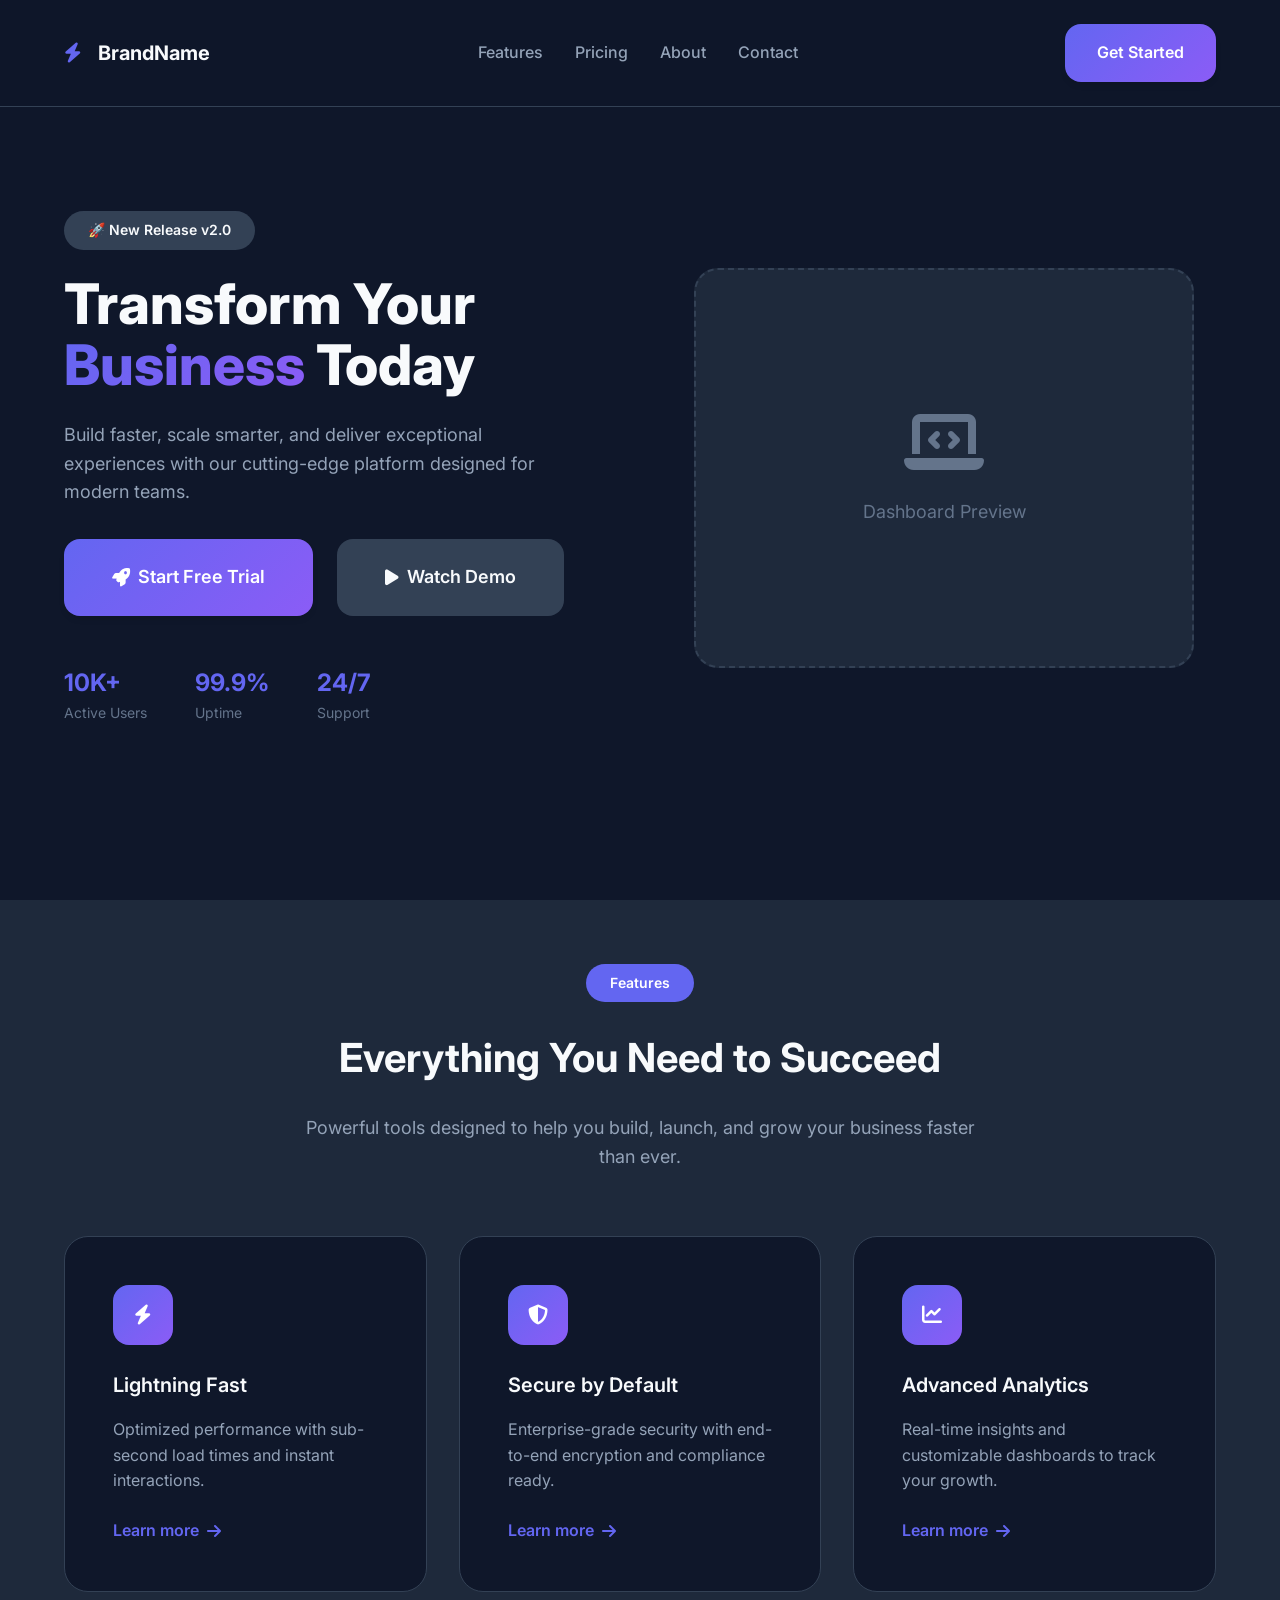
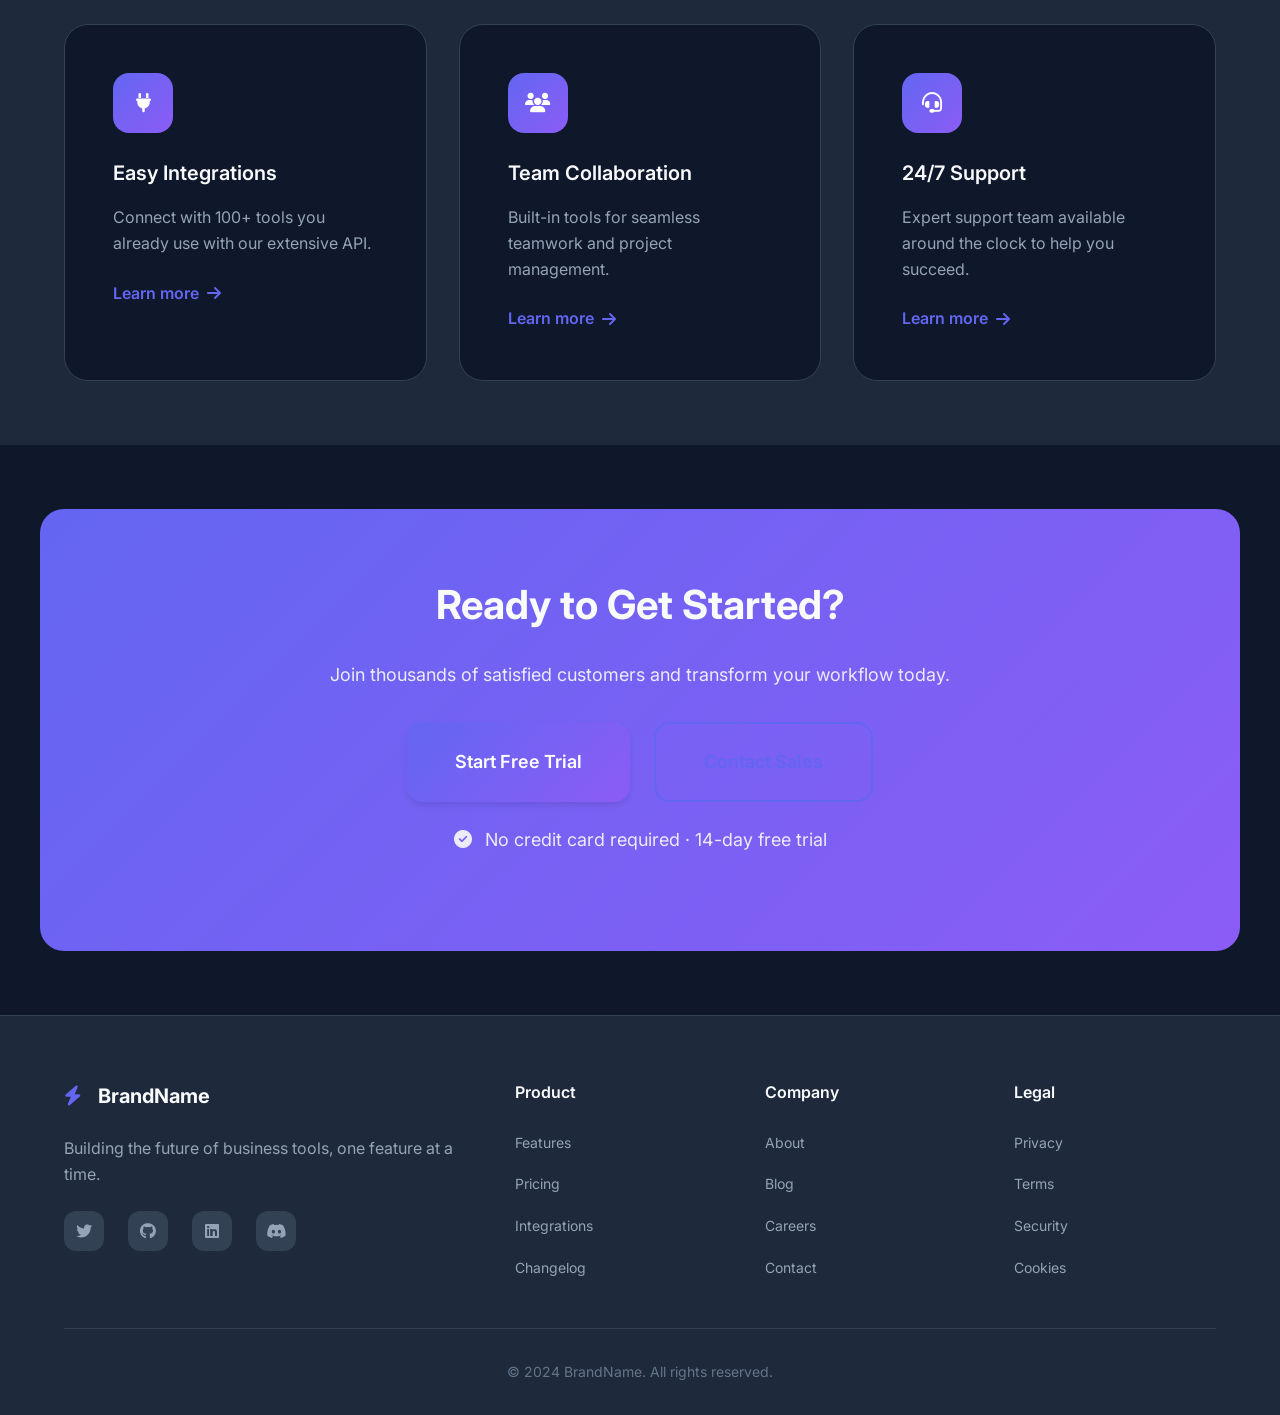
<file: memory/knowledge/template_website/index.html>
<!DOCTYPE html>
<html lang="en">
<head>
    <meta charset="UTF-8">
    <meta name="viewport" content="width=device-width, initial-scale=1.0">
    <title>Modern Dark Landing Page</title>
    
    <!-- Google Fonts -->
    <link rel="preconnect" href="https://fonts.googleapis.com">
    <link rel="preconnect" href="https://fonts.gstatic.com" crossorigin>
    <link href="https://fonts.googleapis.com/css2?family=Inter:wght@300;400;500;600;700;800&display=swap" rel="stylesheet">
    
    <!-- FontAwesome Icons -->
    <link rel="stylesheet" href="https://cdnjs.cloudflare.com/ajax/libs/font-awesome/6.5.1/css/all.min.css">
    
    <!-- Custom CSS -->
    <link rel="stylesheet" href="styles.css">
</head>
<body>
    <!-- Navbar -->
    <nav class="navbar">
        <div class="container nav-container">
            <a href="#" class="logo">
                <i class="fas fa-bolt"></i>
                <span>BrandName</span>
            </a>
            <ul class="nav-links">
                <li><a href="#features">Features</a></li>
                <li><a href="#pricing">Pricing</a></li>
                <li><a href="#about">About</a></li>
                <li><a href="#contact">Contact</a></li>
            </ul>
            <a href="#cta" class="btn btn-primary">Get Started</a>
            <button class="mobile-menu-btn" aria-label="Toggle menu">
                <i class="fas fa-bars"></i>
            </button>
        </div>
    </nav>

    <!-- Hero Section -->
    <section class="hero">
        <div class="container hero-container">
            <div class="hero-content">
                <span class="badge">🚀 New Release v2.0</span>
                <h1 class="hero-title">Transform Your <span class="gradient-text">Business</span> Today</h1>
                <p class="hero-subtitle">Build faster, scale smarter, and deliver exceptional experiences with our cutting-edge platform designed for modern teams.</p>
                <div class="hero-buttons">
                    <a href="#cta" class="btn btn-primary btn-lg">
                        <i class="fas fa-rocket"></i> Start Free Trial
                    </a>
                    <a href="#demo" class="btn btn-secondary btn-lg">
                        <i class="fas fa-play"></i> Watch Demo
                    </a>
                </div>
                <div class="hero-stats">
                    <div class="stat">
                        <span class="stat-number">10K+</span>
                        <span class="stat-label">Active Users</span>
                    </div>
                    <div class="stat">
                        <span class="stat-number">99.9%</span>
                        <span class="stat-label">Uptime</span>
                    </div>
                    <div class="stat">
                        <span class="stat-number">24/7</span>
                        <span class="stat-label">Support</span>
                    </div>
                </div>
            </div>
            <div class="hero-image">
                <div class="image-placeholder">
                    <i class="fas fa-laptop-code"></i>
                    <span>Dashboard Preview</span>
                </div>
            </div>
        </div>
    </section>

    <!-- Features Section -->
    <section id="features" class="features">
        <div class="container">
            <div class="section-header">
                <span class="section-badge">Features</span>
                <h2 class="section-title">Everything You Need to Succeed</h2>
                <p class="section-subtitle">Powerful tools designed to help you build, launch, and grow your business faster than ever.</p>
            </div>
            <div class="features-grid">
                <div class="feature-card">
                    <div class="feature-icon">
                        <i class="fas fa-bolt"></i>
                    </div>
                    <h3>Lightning Fast</h3>
                    <p>Optimized performance with sub-second load times and instant interactions.</p>
                    <a href="#" class="feature-link">Learn more <i class="fas fa-arrow-right"></i></a>
                </div>
                <div class="feature-card">
                    <div class="feature-icon">
                        <i class="fas fa-shield-alt"></i>
                    </div>
                    <h3>Secure by Default</h3>
                    <p>Enterprise-grade security with end-to-end encryption and compliance ready.</p>
                    <a href="#" class="feature-link">Learn more <i class="fas fa-arrow-right"></i></a>
                </div>
                <div class="feature-card">
                    <div class="feature-icon">
                        <i class="fas fa-chart-line"></i>
                    </div>
                    <h3>Advanced Analytics</h3>
                    <p>Real-time insights and customizable dashboards to track your growth.</p>
                    <a href="#" class="feature-link">Learn more <i class="fas fa-arrow-right"></i></a>
                </div>
                <div class="feature-card">
                    <div class="feature-icon">
                        <i class="fas fa-plug"></i>
                    </div>
                    <h3>Easy Integrations</h3>
                    <p>Connect with 100+ tools you already use with our extensive API.</p>
                    <a href="#" class="feature-link">Learn more <i class="fas fa-arrow-right"></i></a>
                </div>
                <div class="feature-card">
                    <div class="feature-icon">
                        <i class="fas fa-users"></i>
                    </div>
                    <h3>Team Collaboration</h3>
                    <p>Built-in tools for seamless teamwork and project management.</p>
                    <a href="#" class="feature-link">Learn more <i class="fas fa-arrow-right"></i></a>
                </div>
                <div class="feature-card">
                    <div class="feature-icon">
                        <i class="fas fa-headset"></i>
                    </div>
                    <h3>24/7 Support</h3>
                    <p>Expert support team available around the clock to help you succeed.</p>
                    <a href="#" class="feature-link">Learn more <i class="fas fa-arrow-right"></i></a>
                </div>
            </div>
        </div>
    </section>

    <!-- CTA Section -->
    <section id="cta" class="cta">
        <div class="container cta-container">
            <h2>Ready to Get Started?</h2>
            <p>Join thousands of satisfied customers and transform your workflow today.</p>
            <div class="cta-buttons">
                <a href="#" class="btn btn-primary btn-lg">Start Free Trial</a>
                <a href="#" class="btn btn-outline btn-lg">Contact Sales</a>
            </div>
            <p class="cta-note"><i class="fas fa-check-circle"></i> No credit card required · 14-day free trial</p>
        </div>
    </section>

    <!-- Footer -->
    <footer class="footer">
        <div class="container">
            <div class="footer-grid">
                <div class="footer-brand">
                    <a href="#" class="logo">
                        <i class="fas fa-bolt"></i>
                        <span>BrandName</span>
                    </a>
                    <p>Building the future of business tools, one feature at a time.</p>
                    <div class="social-links">
                        <a href="#"><i class="fab fa-twitter"></i></a>
                        <a href="#"><i class="fab fa-github"></i></a>
                        <a href="#"><i class="fab fa-linkedin"></i></a>
                        <a href="#"><i class="fab fa-discord"></i></a>
                    </div>
                </div>
                <div class="footer-links">
                    <h4>Product</h4>
                    <ul>
                        <li><a href="#">Features</a></li>
                        <li><a href="#">Pricing</a></li>
                        <li><a href="#">Integrations</a></li>
                        <li><a href="#">Changelog</a></li>
                    </ul>
                </div>
                <div class="footer-links">
                    <h4>Company</h4>
                    <ul>
                        <li><a href="#">About</a></li>
                        <li><a href="#">Blog</a></li>
                        <li><a href="#">Careers</a></li>
                        <li><a href="#">Contact</a></li>
                    </ul>
                </div>
                <div class="footer-links">
                    <h4>Legal</h4>
                    <ul>
                        <li><a href="#">Privacy</a></li>
                        <li><a href="#">Terms</a></li>
                        <li><a href="#">Security</a></li>
                        <li><a href="#">Cookies</a></li>
                    </ul>
                </div>
            </div>
            <div class="footer-bottom">
                <p>&copy; 2024 BrandName. All rights reserved.</p>
            </div>
        </div>
    </footer>

    <!-- Custom JS -->
    <script src="script.js"></script>
</body>
</html>
</file>
<file: memory/knowledge/template_website/styles.css>
/* ============================================
   CSS VARIABLES (Design System)
   ============================================ */
:root {
    /* Colors */
    --bg-primary: #0f172a;
    --bg-secondary: #1e293b;
    --bg-tertiary: #334155;
    --text-primary: #f8fafc;
    --text-secondary: #94a3b8;
    --text-muted: #64748b;
    --accent-primary: #6366f1;
    --accent-secondary: #8b5cf6;
    --accent-gradient: linear-gradient(135deg, #6366f1 0%, #8b5cf6 100%);
    --success: #10b981;
    --warning: #f59e0b;
    --error: #ef4444;
    
    /* Spacing */
    --space-xs: 0.5rem;
    --space-sm: 1rem;
    --space-md: 1.5rem;
    --space-lg: 2rem;
    --space-xl: 3rem;
    --space-2xl: 4rem;
    
    /* Border Radius */
    --radius-sm: 0.5rem;
    --radius-md: 0.75rem;
    --radius-lg: 1rem;
    --radius-xl: 1.5rem;
    --radius-full: 9999px;
    
    /* Shadows */
    --shadow-sm: 0 1px 2px 0 rgb(0 0 0 / 0.05);
    --shadow-md: 0 4px 6px -1px rgb(0 0 0 / 0.1);
    --shadow-lg: 0 10px 15px -3px rgb(0 0 0 / 0.1);
    --shadow-xl: 0 20px 25px -5px rgb(0 0 0 / 0.1);
    
    /* Typography */
    --font-family: 'Inter', -apple-system, BlinkMacSystemFont, sans-serif;
    --font-size-xs: 0.75rem;
    --font-size-sm: 0.875rem;
    --font-size-base: 1rem;
    --font-size-lg: 1.125rem;
    --font-size-xl: 1.25rem;
    --font-size-2xl: 1.5rem;
    --font-size-3xl: 2rem;
    --font-size-4xl: 2.5rem;
    --font-size-5xl: 3.5rem;
}

/* ============================================
   RESET & BASE STYLES
   ============================================ */
* {
    margin: 0;
    padding: 0;
    box-sizing: border-box;
}

html {
    scroll-behavior: smooth;
}

body {
    font-family: var(--font-family);
    background-color: var(--bg-primary);
    color: var(--text-primary);
    line-height: 1.6;
    overflow-x: hidden;
}

a {
    text-decoration: none;
    color: inherit;
    transition: all 0.3s ease;
}

ul {
    list-style: none;
}

img {
    max-width: 100%;
    height: auto;
}

/* ============================================
   UTILITIES
   ============================================ */
.container {
    max-width: 1200px;
    margin: 0 auto;
    padding: 0 var(--space-md);
}

.gradient-text {
    background: var(--accent-gradient);
    -webkit-background-clip: text;
    -webkit-text-fill-color: transparent;
    background-clip: text;
}

/* ============================================
   BUTTONS
   ============================================ */
.btn {
    display: inline-flex;
    align-items: center;
    gap: var(--space-xs);
    padding: var(--space-sm) var(--space-lg);
    border-radius: var(--radius-lg);
    font-weight: 600;
    font-size: var(--font-size-base);
    transition: all 0.3s ease;
    cursor: pointer;
    border: none;
}

.btn-primary {
    background: var(--accent-gradient);
    color: white;
    box-shadow: var(--shadow-md);
}

.btn-primary:hover {
    transform: translateY(-2px);
    box-shadow: var(--shadow-xl);
    filter: brightness(1.1);
}

.btn-secondary {
    background: var(--bg-tertiary);
    color: var(--text-primary);
}

.btn-secondary:hover {
    background: var(--bg-secondary);
    transform: translateY(-2px);
}

.btn-outline {
    background: transparent;
    border: 2px solid var(--accent-primary);
    color: var(--accent-primary);
}

.btn-outline:hover {
    background: var(--accent-primary);
    color: white;
}

.btn-lg {
    padding: var(--space-md) var(--space-xl);
    font-size: var(--font-size-lg);
}

/* ============================================
   NAVBAR
   ============================================ */
.navbar {
    position: fixed;
    top: 0;
    left: 0;
    right: 0;
    z-index: 1000;
    background: rgba(15, 23, 42, 0.9);
    backdrop-filter: blur(10px);
    border-bottom: 1px solid var(--bg-tertiary);
    padding: var(--space-md) 0;
}

.nav-container {
    display: flex;
    align-items: center;
    justify-content: space-between;
}

.logo {
    display: flex;
    align-items: center;
    gap: var(--space-sm);
    font-size: var(--font-size-xl);
    font-weight: 700;
    color: var(--text-primary);
}

.logo i {
    color: var(--accent-primary);
}

.nav-links {
    display: flex;
    gap: var(--space-lg);
}

.nav-links a {
    color: var(--text-secondary);
    font-weight: 500;
}

.nav-links a:hover {
    color: var(--text-primary);
}

.mobile-menu-btn {
    display: none;
    background: none;
    border: none;
    color: var(--text-primary);
    font-size: var(--font-size-xl);
    cursor: pointer;
}

/* ============================================
   HERO SECTION
   ============================================ */
.hero {
    padding: var(--space-2xl) 0;
    min-height: 100vh;
    display: flex;
    align-items: center;
    padding-top: 100px;
}

.hero-container {
    display: grid;
    grid-template-columns: 1fr 1fr;
    gap: var(--space-2xl);
    align-items: center;
}

.badge {
    display: inline-block;
    padding: var(--space-xs) var(--space-md);
    background: var(--bg-tertiary);
    border-radius: var(--radius-full);
    font-size: var(--font-size-sm);
    font-weight: 600;
    margin-bottom: var(--space-md);
}

.hero-title {
    font-size: var(--font-size-5xl);
    font-weight: 800;
    line-height: 1.1;
    margin-bottom: var(--space-md);
}

.hero-subtitle {
    font-size: var(--font-size-lg);
    color: var(--text-secondary);
    margin-bottom: var(--space-lg);
    max-width: 500px;
}

.hero-buttons {
    display: flex;
    gap: var(--space-md);
    margin-bottom: var(--space-xl);
}

.hero-stats {
    display: flex;
    gap: var(--space-xl);
}

.stat {
    display: flex;
    flex-direction: column;
}

.stat-number {
    font-size: var(--font-size-2xl);
    font-weight: 700;
    color: var(--accent-primary);
}

.stat-label {
    font-size: var(--font-size-sm);
    color: var(--text-muted);
}

.hero-image {
    display: flex;
    justify-content: center;
    align-items: center;
}

.image-placeholder {
    width: 100%;
    max-width: 500px;
    height: 400px;
    background: var(--bg-secondary);
    border-radius: var(--radius-xl);
    display: flex;
    flex-direction: column;
    align-items: center;
    justify-content: center;
    gap: var(--space-md);
    border: 2px dashed var(--bg-tertiary);
}

.image-placeholder i {
    font-size: 4rem;
    color: var(--text-muted);
}

.image-placeholder span {
    color: var(--text-muted);
    font-size: var(--font-size-lg);
}

/* ============================================
   FEATURES SECTION
   ============================================ */
.features {
    padding: var(--space-2xl) 0;
    background: var(--bg-secondary);
}

.section-header {
    text-align: center;
    max-width: 700px;
    margin: 0 auto var(--space-2xl);
}

.section-badge {
    display: inline-block;
    padding: var(--space-xs) var(--space-md);
    background: var(--accent-primary);
    color: white;
    border-radius: var(--radius-full);
    font-size: var(--font-size-sm);
    font-weight: 600;
    margin-bottom: var(--space-md);
}

.section-title {
    font-size: var(--font-size-4xl);
    font-weight: 700;
    margin-bottom: var(--space-md);
}

.section-subtitle {
    font-size: var(--font-size-lg);
    color: var(--text-secondary);
}

.features-grid {
    display: grid;
    grid-template-columns: repeat(3, 1fr);
    gap: var(--space-lg);
}

.feature-card {
    background: var(--bg-primary);
    padding: var(--space-xl);
    border-radius: var(--radius-xl);
    border: 1px solid var(--bg-tertiary);
    transition: all 0.3s ease;
}

.feature-card:hover {
    transform: translateY(-5px);
    border-color: var(--accent-primary);
    box-shadow: var(--shadow-xl);
}

.feature-icon {
    width: 60px;
    height: 60px;
    background: var(--accent-gradient);
    border-radius: var(--radius-lg);
    display: flex;
    align-items: center;
    justify-content: center;
    margin-bottom: var(--space-md);
}

.feature-icon i {
    font-size: var(--font-size-xl);
    color: white;
}

.feature-card h3 {
    font-size: var(--font-size-xl);
    font-weight: 600;
    margin-bottom: var(--space-sm);
}

.feature-card p {
    color: var(--text-secondary);
    margin-bottom: var(--space-md);
}

.feature-link {
    color: var(--accent-primary);
    font-weight: 600;
    display: inline-flex;
    align-items: center;
    gap: var(--space-xs);
}

.feature-link:hover {
    gap: var(--space-sm);
}

/* ============================================
   CTA SECTION
   ============================================ */
.cta {
    padding: var(--space-2xl) 0;
}

.cta-container {
    text-align: center;
    background: var(--accent-gradient);
    padding: var(--space-2xl);
    border-radius: var(--radius-xl);
}

.cta h2 {
    font-size: var(--font-size-4xl);
    font-weight: 700;
    margin-bottom: var(--space-md);
}

.cta p {
    font-size: var(--font-size-lg);
    margin-bottom: var(--space-lg);
    opacity: 0.9;
}

.cta-buttons {
    display: flex;
    gap: var(--space-md);
    justify-content: center;
    margin-bottom: var(--space-md);
}

.cta-note {
    font-size: var(--font-size-sm);
    opacity: 0.8;
}

.cta-note i {
    margin-right: var(--space-xs);
}

/* ============================================
   FOOTER
   ============================================ */
.footer {
    padding: var(--space-2xl) 0 var(--space-lg);
    background: var(--bg-secondary);
    border-top: 1px solid var(--bg-tertiary);
}

.footer-grid {
    display: grid;
    grid-template-columns: 2fr 1fr 1fr 1fr;
    gap: var(--space-xl);
    margin-bottom: var(--space-xl);
}

.footer-brand p {
    color: var(--text-secondary);
    margin: var(--space-md) 0;
}

.social-links {
    display: flex;
    gap: var(--space-md);
}

.social-links a {
    width: 40px;
    height: 40px;
    background: var(--bg-tertiary);
    border-radius: var(--radius-md);
    display: flex;
    align-items: center;
    justify-content: center;
    color: var(--text-secondary);
}

.social-links a:hover {
    background: var(--accent-primary);
    color: white;
}

.footer-links h4 {
    font-size: var(--font-size-base);
    font-weight: 600;
    margin-bottom: var(--space-md);
}

.footer-links ul {
    display: flex;
    flex-direction: column;
    gap: var(--space-sm);
}

.footer-links a {
    color: var(--text-secondary);
    font-size: var(--font-size-sm);
}

.footer-links a:hover {
    color: var(--text-primary);
}

.footer-bottom {
    text-align: center;
    padding-top: var(--space-lg);
    border-top: 1px solid var(--bg-tertiary);
    color: var(--text-muted);
    font-size: var(--font-size-sm);
}

/* ============================================
   RESPONSIVE DESIGN
   ============================================ */
@media (max-width: 1024px) {
    .hero-container {
        grid-template-columns: 1fr;
        text-align: center;
    }
    
    .hero-subtitle {
        margin: 0 auto var(--space-lg);
    }
    
    .hero-buttons {
        justify-content: center;
    }
    
    .hero-stats {
        justify-content: center;
    }
    
    .features-grid {
        grid-template-columns: repeat(2, 1fr);
    }
    
    .footer-grid {
        grid-template-columns: repeat(2, 1fr);
    }
}

@media (max-width: 768px) {
    .nav-links {
        display: none;
    }
    
    .mobile-menu-btn {
        display: block;
    }
    
    .hero-title {
        font-size: var(--font-size-3xl);
    }
    
    .hero-buttons {
        flex-direction: column;
    }
    
    .hero-stats {
        flex-direction: column;
        gap: var(--space-md);
    }
    
    .features-grid {
        grid-template-columns: 1fr;
    }
    
    .cta-buttons {
        flex-direction: column;
    }
    
    .footer-grid {
        grid-template-columns: 1fr;
        text-align: center;
    }
    
    .social-links {
        justify-content: center;
    }
}
</file>
